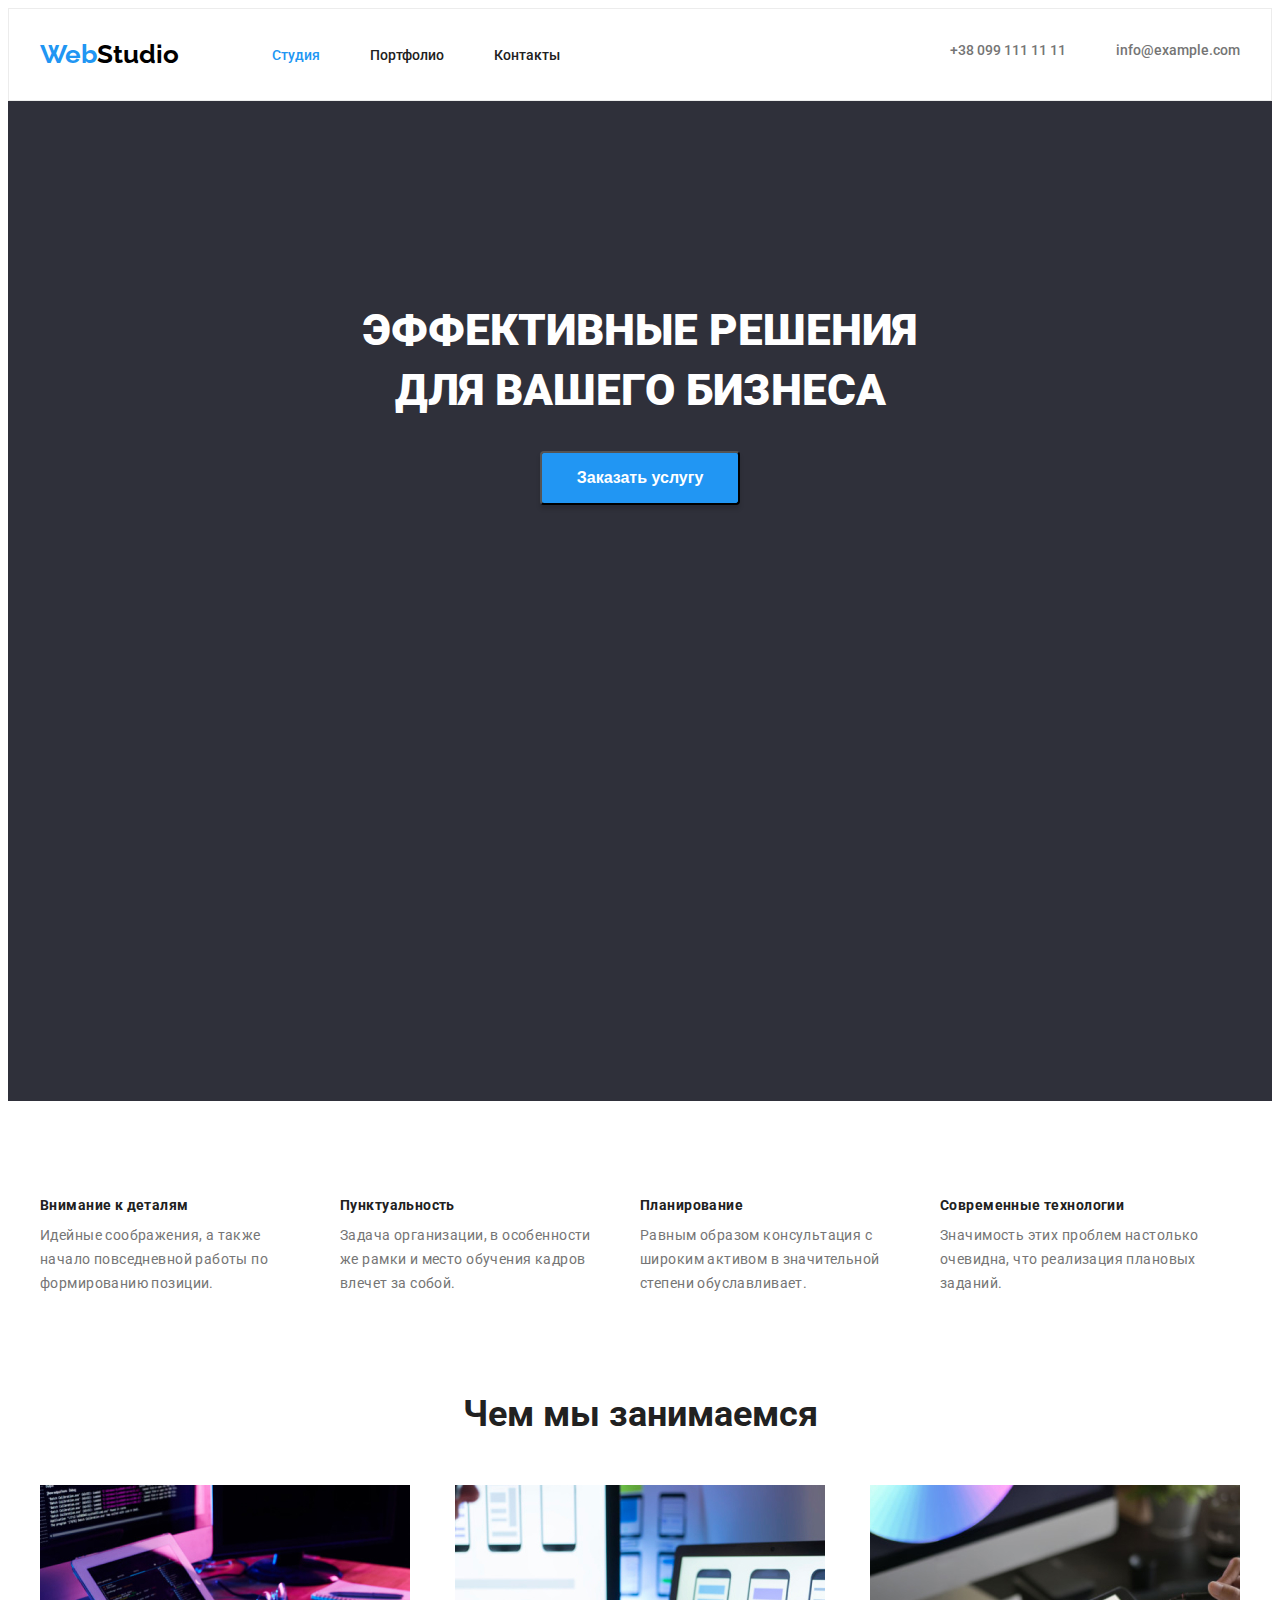
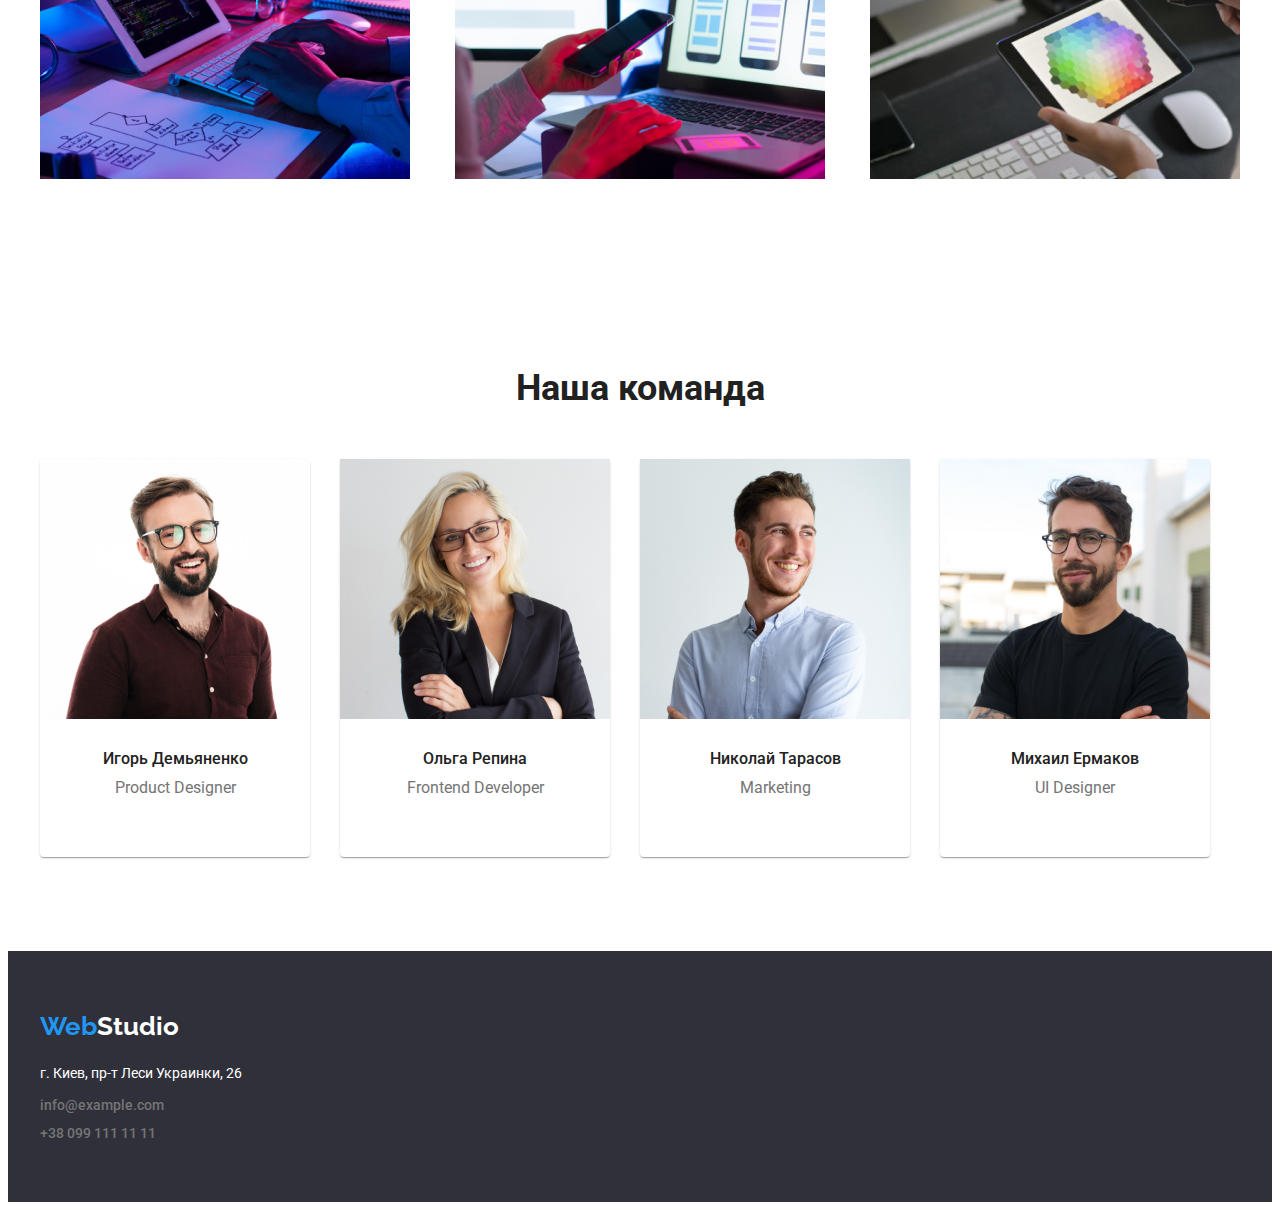
<file: index.html>
<!DOCTYPE html>
<html lang="ru">
  <head>
    <meta charset="UTF-8" />
    <meta name="viewport" content="width=device-width, initial-scale=1.0" />
    <title>Студия</title>
    <link rel="preconnect" href="https://fonts.gstatic.com" />
    <link
      href="https://fonts.googleapis.com/css2?family=Raleway:wght@700&family=Roboto:wght@400;500;700;900&display=swap"
      rel="stylesheet"
    />
    <link
      rel="stylesheet"
      href="https://cdnjs.cloudflare.com/ajax/libs/modern-normalize/1.0.0/modern-normalize.css"
      integrity="sha512-Zx6MlUMKSVJoQ+83OwhdILe8cSEsCzfqThJd7J/VA2UrK6Ctj85p+xzqfyuNXE5B1k25uUdmJ2OzItbBy9GHAQ=="
      crossorigin="anonymous"
    />
    <link rel="stylesheet" href="./css/style.css" />
  </head>
  <body class="page">
    <!--header-->
    <header class="header">
      <div class="container">
        <nav class="site-nav">
          <a href="index.html" class="logo"><span>Web</span>Studio</a>
          <ul class="site-nav-list">
            <li class="site-nav-link">
              <a href="./index.html" class="studio current">Студия</a>
            </li>
            <li class="site-nav-link">
              <a href="portfolio.html" class="portfolio">Портфолио</a>
            </li>
            <li class="site-nav-link">
              <a href="" class="">Контакты</a>
            </li>
          </ul>
        </nav>
        <ul class="addres-list">
          <li class="addres-list-item">
            <a href="tel:+380991111111">+38 099 111 11 11</a>
          </li>
          <li class="addres-list-item">
            <a href="mailto:info@example.com">info@example.com</a>
          </li>
        </ul>
      </div>
    </header>

    <!--main-->
    <main>
      <!--hero-->
      <section class="hero">
        <div class="container">
          <h1 class="hero-title">
            Эффективные решения<br />
            для вашего бизнеса
          </h1>
          <button type="button" class="button hero-btn">Заказать услугу</button>
        </div>
      </section>

      <!--what we do-->
      <section class="feature-section">
        <div class="container">
          <ul class="feature-list">
            <li class="feature-list-item">
              <b class="feature">Внимание к деталям</b>
              <p class="feature-text">
                Идейные соображения, а также начало повседневной работы по
                формированию позиции.
              </p>
            </li>
            <li class="feature-list-item">
              <b class="feature">Пунктуальность</b>
              <p class="feature-text">
                Задача организации, в особенности же рамки и место обучения
                кадров влечет за собой.
              </p>
            </li>
            <li class="feature-list-item">
              <b class="feature">Планирование</b>
              <p class="feature-text">
                Равным образом консультация с широким активом в значительной
                степени обуславливает.
              </p>
            </li>
            <li class="feature-list-item">
              <b class="feature">Современные технологии</b>
              <p class="feature-text">
                Значимость этих проблем настолько очевидна, что реализация
                плановых заданий.
              </p>
            </li>
          </ul>
          <h2 class="what-we-do">Чем мы занимаемся</h2>
          <div class="img-box">
            <img src="./images/img1.jpg" alt="разработка сайта" width="370" />
            <img src="./images/img2.jpg" alt="выбор оформления" width="370" />
            <img
              src="./images/img3.jpg"
              alt="выбор цвета на планшете"
              width="370"
            />
          </div>
        </div>
      </section>

      <!--our team-->
      <section class="our-team">
        <div class="container">
          <h2 class="our-team-title">Наша команда</h2>
          <ul class="our-team-list">
            <li class="list-item">
              <div class="card">
                <img
                  src="./images/Igor.jpg"
                  alt="Игорь Демьяненко"
                  width="270"
                />
                <h3 class="member-name">Игорь Демьяненко</h3>
                <p class="member-job">Product Designer</p>
              </div>
              <!-- <h3 class="member-name">Игорь Демьяненко</h3>
              <p class="member-job">Product Designer</p> -->
            </li>

            <li class="list-item">
              <div class="card">
                <img src="./images/Olga.jpg" alt="Ольга Репина" width="270" />
                <h3 class="member-name">Ольга Репина</h3>
                <p class="member-job">Frontend Developer</p>
              </div>
            </li>

            <li class="list-item">
              <div class="card">
                <img
                  src="./images/Nikolai.jpg"
                  alt="Николай Тарасов"
                  width="270"
                />
                <h3 class="member-name">Николай Тарасов</h3>
                <p class="member-job">Marketing</p>
              </div>
            </li>
            <li class="list-item">
              <div class="card">
                <img
                  src="./images/Mikhail.jpg"
                  alt="Михаил Ермаков"
                  width="270"
                />
                <h3 class="member-name">Михаил Ермаков</h3>
                <p class="member-job">UI Designer</p>
              </div>
            </li>
          </ul>
        </div>
      </section>
    </main>
    <!--footer-->
    <footer class="footer">
      <div class="container">
        <a href="index.html" class="logo"><span>Web</span>Studio</a>
        <ul class="addres-list">
          <li class="direction">г. Киев, пр-т Леси Украинки, 26</li>
          <li><a href="mailto:info@example.com">info@example.com</a></li>
          <li><a href="tel:+380991111111">+38 099 111 11 11</a></li>
        </ul>
      </div>
    </footer>
  </body>
</html>
</file>
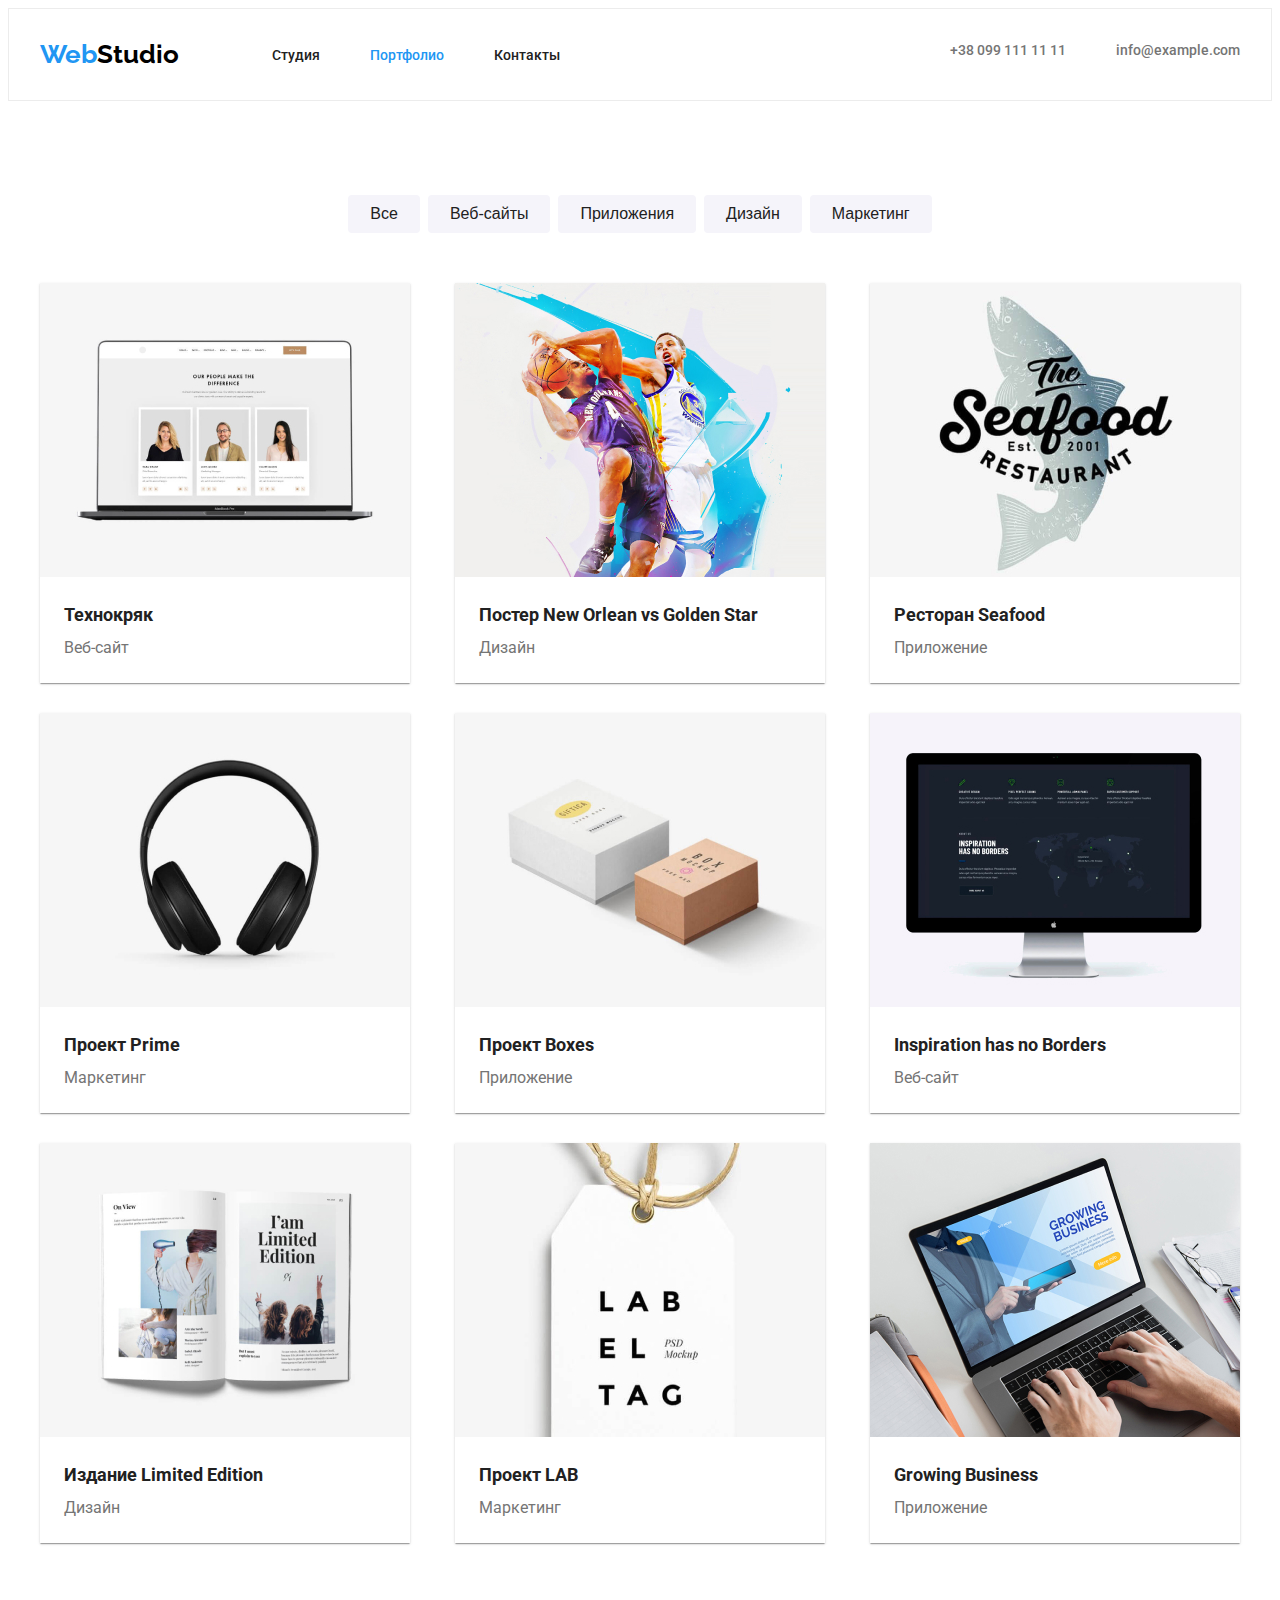
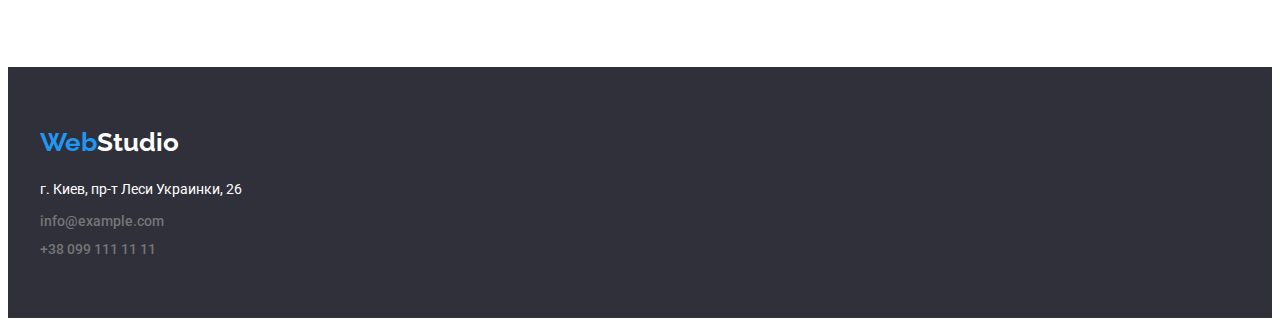
<file: portfolio.html>
<!DOCTYPE html>
<html lang="ru">
  <head>
    <meta charset="UTF-8" />
    <meta name="viewport" content="width=device-width, initial-scale=1.0" />
    <title>Портфолио</title>
    <link rel="preconnect" href="https://fonts.gstatic.com" />
    <link
      href="https://fonts.googleapis.com/css2?family=Raleway:wght@700&family=Roboto:wght@400;500;700;900&display=swap"
      rel="stylesheet"
    />
    <link
      rel="stylesheet"
      href="https://cdnjs.cloudflare.com/ajax/libs/modern-normalize/1.0.0/modern-normalize.css"
      integrity="sha512-Zx6MlUMKSVJoQ+83OwhdILe8cSEsCzfqThJd7J/VA2UrK6Ctj85p+xzqfyuNXE5B1k25uUdmJ2OzItbBy9GHAQ=="
      crossorigin="anonymous"
    />
    <link rel="stylesheet" href="./css/style.css" />
  </head>
  <body>
    <!--header-->
    <header class="header">
      <div class="container">
        <nav class="site-nav">
          <a href="index.html" class="logo"><span>Web</span>Studio</a>
          <ul class="site-nav-list">
            <li class="site-nav-link">
              <a href="./index.html" class="studio">Студия</a>
            </li>
            <li class="site-nav-link">
              <a href="portfolio.html" class="portfolio current">Портфолио</a>
            </li>
            <li class="site-nav-link">
              <a href="" class="">Контакты</a>
            </li>
          </ul>
        </nav>
        <ul class="addres-list">
          <li class="addres-list-item">
            <a href="tel:+380991111111">+38 099 111 11 11</a>
          </li>
          <li class="addres-list-item">
            <a href="mailto:info@example.com">info@example.com</a>
          </li>
        </ul>
      </div>
    </header>

    <!-- main -->
    <main>
      <section class="portfolio">
        <div class="container">
          <h2 class="portfolio-title">Портфолио</h2>
          <ul class="parts-list">
            <li class="parts-item">
              <button type="button" class="button portfolio-btn">Все</button>
            </li>
            <li class="parts-item">
              <button type="button" class="button portfolio-btn">
                Веб-сайты
              </button>
            </li>
            <li class="parts-item">
              <button type="button" class="button portfolio-btn">
                Приложения
              </button>
            </li>
            <li class="parts-item">
              <button type="button" class="button portfolio-btn">Дизайн</button>
            </li>
            <li class="parts-item">
              <button type="button" class="button portfolio-btn">
                Маркетинг
              </button>
            </li>
          </ul>

          <ul class="projects-list">
            <li class="project-item">
              <div class="project-card">
                <img
                  src="./images/project1.jpg"
                  alt=""
                  width="370"
                  height="294"
                />
              </div>
              <div class="project-content">
                <h3 class="name-project">Технокряк</h3>
                <p class="type-project">Веб-сайт</p>
              </div>
            </li>

            <li class="project-item">
              <div class="project-card">
                <img
                  src="./images/project2.jpg"
                  alt=""
                  width="370"
                  height="294"
                />
              </div>
              <div class="project-content">
                <h3 class="name-project">Постер New Orlean vs Golden Star</h3>
                <p class="type-project">Дизайн</p>
              </div>
            </li>
            <li class="project-item">
              <div class="project-card">
                <img
                  src="./images/project3.jpg"
                  alt=""
                  width="370"
                  height="294"
                />
              </div>
              <div class="project-content">
                <h3 class="name-project">Ресторан Seafood</h3>
                <p class="type-project">Приложение</p>
              </div>
            </li>
            <li class="project-item">
              <div class="project-card">
                <img
                  src="./images/project4.jpg"
                  alt=""
                  width="370"
                  height="294"
                />
              </div>
              <div class="project-content">
                <h3 class="name-project">Проект Prime</h3>
                <p class="type-project">Маркетинг</p>
              </div>
            </li>
            <li class="project-item">
              <div class="project-card">
                <img
                  src="./images/project5.jpg"
                  alt=""
                  width="370"
                  height="294"
                />
              </div>
              <div class="project-content">
                <h3 class="name-project">Проект Boxes</h3>
                <p class="type-project">Приложение</p>
              </div>
            </li>
            <li class="project-item">
              <div class="project-card">
                <img
                  src="./images/project6.jpg"
                  alt=""
                  width="370"
                  height="294"
                />
              </div>
              <div class="project-content">
                <h3 class="name-project">Inspiration has no Borders</h3>
                <p class="type-project">Веб-сайт</p>
              </div>
            </li>
            <li class="project-item">
              <div class="project-card">
                <img
                  src="./images/project7.jpg"
                  alt=""
                  width="370"
                  height="294"
                />
              </div>
              <div class="project-content">
                <h3 class="name-project">Издание Limited Edition</h3>
                <p class="type-project">Дизайн</p>
              </div>
            </li>
            <li class="project-item">
              <div class="project-card">
                <img
                  src="./images/project8.jpg"
                  alt=""
                  width="370"
                  height="294"
                />
              </div>
              <div class="project-content">
                <h3 class="name-project">Проект LAB</h3>
                <p class="type-project">Маркетинг</p>
              </div>
            </li>
            <li class="project-item">
              <div class="project-card">
                <img
                  src="./images/project9.jpg"
                  alt=""
                  width="370"
                  height="294"
                />
              </div>
              <div class="project-content">
                <h3 class="name-project">Growing Business</h3>
                <p class="type-project">Приложение</p>
              </div>
            </li>
          </ul>
        </div>
      </section>
    </main>
    <!--footer-->
    <footer class="footer">
      <div class="container">
        <a href="index.html" class="logo"><span>Web</span>Studio</a>
        <ul class="addres-list">
          <li class="direction">г. Киев, пр-т Леси Украинки, 26</li>
          <li><a href="mailto:info@example.com">info@example.com</a></li>
          <li><a href="tel:+380991111111">+38 099 111 11 11</a></li>
        </ul>
      </div>
    </footer>
  </body>
</html>
</file>
<file: css/style.css>
:root {
  --primary-text-color: #757575;
  --title-text-color: #212121;
  --accent-color: #2196f3;
  --white-color: #ffffff;
}

ul,
ol {
  list-style: none;
  margin: 0;
  padding: 0;
}

a {
  text-decoration: none;
}
h1,
h2,
h3,
h4,
h5,
h6,
p {
  margin: 0;
  padding: 0;
}
img {
  display: block;
}
body {
  background-color: var(--white-color);
  color: var(--primary-text-color);
  font-family: 'Roboto';
}

.container {
  width: 1200px;
  padding: 0 15px;
  margin: 0 auto;
}
/* ===========COMPONENTS=============  */

/* =====HEADER====== */

.header {
  display: flex;
  align-items: center;
  padding-top: 30px;
  padding-bottom: 30px;
  border: 1px solid #ececec;
}
.site-nav {
  display: flex;
  align-items: center;
}
.header .container {
  display: flex;
  align-items: center;
}
.header .logo {
  margin-right: 93px;
}
.site-nav-list {
  display: flex;
}
.site-nav-link:not(:last-child) {
  margin-right: 50px;
}

.header .addres-list {
  display: flex;
  margin-left: auto;
}

.addres-list-item:not(:last-child) {
  margin-right: 50px;
}

.header .logo {
  color: #000000;
  font-family: Raleway;
  font-weight: 700;
  font-size: 26px;
  line-height: 1.19;
}

.logo > span {
  color: var(--accent-color);
}

.site-nav a {
  color: var(--title-text-color);
  font-weight: 500;
  font-size: 14px;
  line-height: 1.14;
}

.site-nav-list a:hover,
.site-nav-list a:focus {
  color: var(--accent-color);
}

.addres-list a {
  color: var(--primary-text-color);
  font-weight: 500;
  font-size: 14px;
  line-height: 1.14;
}

.addres-list a:hover,
.addres-list a:focus {
  color: var(--accent-color);
}
.hero {
  background-color: #2f303a;
  min-height: 600px;
  padding: 200px 0;
}
.hero h1 {
  color: var(--white-color);
  font-weight: 900;
  font-size: 44px;
  line-height: 1.36;
  margin-bottom: 30px;
  text-align: center;
  text-transform: uppercase;
}

.site-nav .current {
  color: var(--accent-color);
}
.feature-section {
  padding: 94px 0;
}
.feature {
  width: 270px;
  min-height: 16px;
  color: var(--title-text-color);
  font-weight: 700;
  font-size: 14px;
  line-height: 1.14;
  letter-spacing: 0.03em;
}
.feature-text {
  width: 270px;
  min-height: 75px;
  font-size: 14px;
  line-height: 1.71;
  letter-spacing: 0.03em;
  margin-top: 10px;
}
.feature-list {
  display: flex;
  margin-bottom: 94px;
}
.feature-list-item:not(:last-child) {
  margin-right: 30px;
}
.what-we-do {
  color: var(--title-text-color);
  font-weight: 700;
  font-size: 36px;
  line-height: 1.17;
  margin-bottom: 50px;
  min-width: 376px;
  text-align: center;
}
.img-box {
  display: flex;
  justify-content: space-between;
}

/* ==========OUR TEAM============== */
.our-team {
  padding: 94px 0;
}
.our-team-title {
  color: var(--title-text-color);
  font-weight: 700;
  font-size: 36px;
  line-height: 1.17;
  text-align: center;
  margin-bottom: 50px;
}
.our-team-list {
  display: flex;
}
.member-name {
  margin-top: 30px;
  text-align: center;
  color: var(--title-text-color);
  font-weight: 500;
  font-size: 16px;
  line-height: 1.19;
}
.member-job {
  margin-top: 10px;
  margin-bottom: 30px;
  text-align: center;
  font-weight: 400;
  font-size: 16px;
  line-height: 1.19;
}

.list-item:not(:last-child) {
  margin-right: 30px;
}

/* ======FOOTER======== */
.footer .logo {
  color: var(--white-color);
  font-family: Raleway;
  font-weight: 700;
  font-size: 26px;
  line-height: 1.19;
}
.direction {
  color: var(--white-color);
  font-weight: 400;
  font-size: 14px;
  line-height: 1.71;
}

.footer {
  background-color: #2f303a;
  padding: 60px 0;
}
.footer .addres-list {
  margin-top: 20px;
  width: 231px;
}
.addres-list li:not(:last-child) {
  margin-bottom: 9px;
}

/* =======portfolio name project========= */
.portfolio {
  padding: 94px 0;
}
.portfolio-title {
  display: none;
}
.name-project {
  color: var(--title-text-color);
}

.name-project {
  color: var(--title-text-color);
  font-weight: 700;
  font-size: 18px;
  line-height: 2;
}
.type-project {
  font-weight: 400;
  font-size: 16px;
  line-height: 1.88;
}
.parts-list {
  display: flex;
  justify-content: center;
  margin-bottom: 50px;
}
.parts-item:not(:last-child) {
  margin-right: 8px;
}

.projects-list {
  display: flex;
  flex-wrap: wrap;
  justify-content: space-between;
}
.project-item {
  margin-bottom: 30px;
}

/* =================BUTTON=========== */

.hero .hero-btn {
  min-width: 200px;
  box-shadow: 0px 4px 4px rgba(0, 0, 0, 0.15);
  border-radius: 4px;
  background-color: var(--accent-color);
  color: var(--white-color);
  font-weight: 700;
  font-size: 16px;
  line-height: 1.88;
  cursor: pointer;
  padding: 10px 32px;
  display: block;
  margin: 0 auto;
}

.parts-list .portfolio-btn {
  border-radius: 4px;
  background-color: #f5f4fa;
  color: var(--title-text-color);
  font-weight: 500;
  font-size: 16px;
  line-height: 1.63;
  cursor: pointer;
  padding: 6px 22px;
  border: 0;
}

.button:hover,
.button:focus {
  background-color: var(--accent-color);
  color: var(--white-color);
}

.card {
  margin-left: auto;
  margin-right: auto;
  padding-bottom: 30px;
  background-color: #fff;
  box-shadow: 0px 2px 1px -1px rgba(0, 0, 0, 0.2),
    0px 1px 1px 0px rgba(0, 0, 0, 0.14), 0px 1px 3px 0px rgba(0, 0, 0, 0.12);
  border-radius: 4px;
}
.project-card {
  margin-left: auto;
  margin-right: auto;
  background-color: #fff;
  box-shadow: 0px 2px 1px -1px rgba(0, 0, 0, 0.2),
    0px 1px 1px 0px rgba(0, 0, 0, 0.14), 0px 1px 3px 0px rgba(0, 0, 0, 0.12);
}

.project-content {
  margin-left: auto;
  margin-right: auto;
  padding: 20px 24px;
  background-color: #fff;
  box-shadow: 0px 2px 1px -1px rgba(0, 0, 0, 0.2),
    0px 1px 1px 0px rgba(0, 0, 0, 0.14), 0px 1px 3px 0px rgba(0, 0, 0, 0.12);
}
</file>
